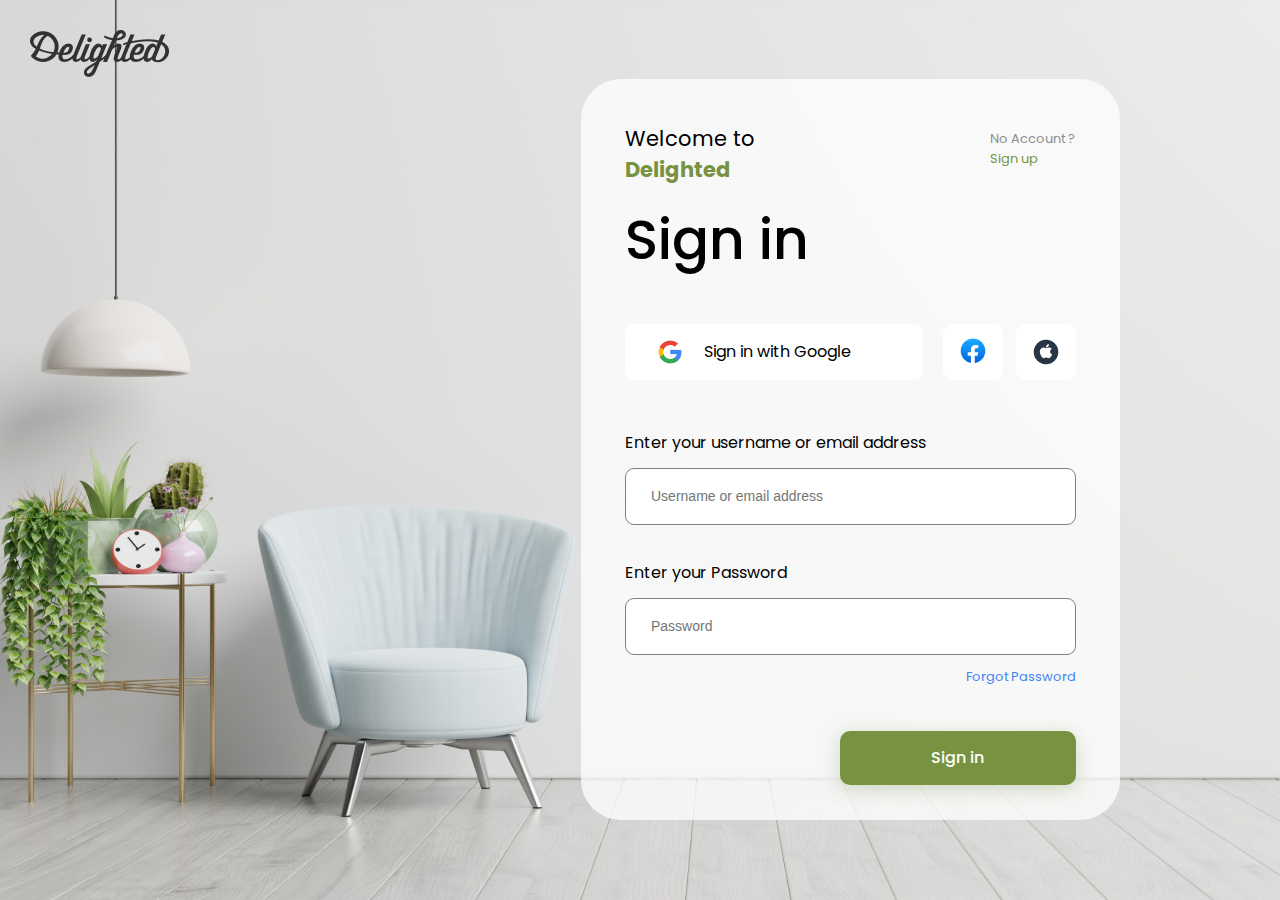
<file: index.html>
<!DOCTYPE html>
<html lang="en">

<head>
    <meta charset="UTF-8">
    <meta http-equiv="X-UA-Compatible" content="IE=edge">
    <meta name="viewport" content="width=device-width, initial-scale=1.0">
    <title>Delighted</title>
    <link rel="stylesheet" href="src/Assets/Style/Css/style.css">
    <!-- <link rel="stylesheet" href="https://cdnjs.cloudflare.com/ajax/libs/font-awesome/4.7.0/css/font-awesome.min.css"> -->
    <link href="https://fonts.googleapis.com/css2?family=Poppins:wght@400&display=swap" rel="stylesheet">
</head>

<body>
    <section>
        <div class="section">
            <div class="section__logo"><img class="section__logo--img" src="src/Assets/Images/delighted.png" alt="delighted"></div>
            <div class="section__form">
                <div class="content">
                    <div class="section__title">
                        <div class="section__title--wel">
                            Welcome to <strong> Delighted </strong>
                        </div>
                        <div class="section__title--noacc">
                            No Account ? <br> <span> Sign up </span>
                        </div>
                    </div>
                    <div class="section__sigin">Sign in</div>
                    <ul class="section__extension extension">
                        <li class="extension__left ">
                            <div class="extension__left--btn"><img class="extension__left--btn-img" src="src/Assets/Images/logo_google.png" alt="google"></div>
                            <div class="extension__left--text">Sign in with Google</div>
                        </li>
                        <li class="extension__right ">
                            <div class="extension__right--fb"><img class="extension__right--fb-img" src="src/Assets/Images/logo_facebook.png" alt="facebook"></div>
                            <div class="extension__right--ap"><img class="extension__right--ap-img" src="src/Assets/Images/logo_apple.png" alt="apple"></div>
                        </li>

                    </ul>
                    <div class="section__group username">
                        <div class="username__label label">Enter your username or email address</div>
                        <input class="username__input input" placeholder="Username or email address"></input>
                    </div>
                    <div class="section__group password">
                        <div class="password__label label">Enter your Password</div>
                        <input class="password__input input" placeholder="Password"></input>
                    </div>
                    <a class="section__forgot" href="#">Forgot Password</a>
                    <div class="section__log">
                        <div class="section__btnlog">Sign in</div>
                    </div>
                </div>
            </div>

    </section>



</body>
</file>
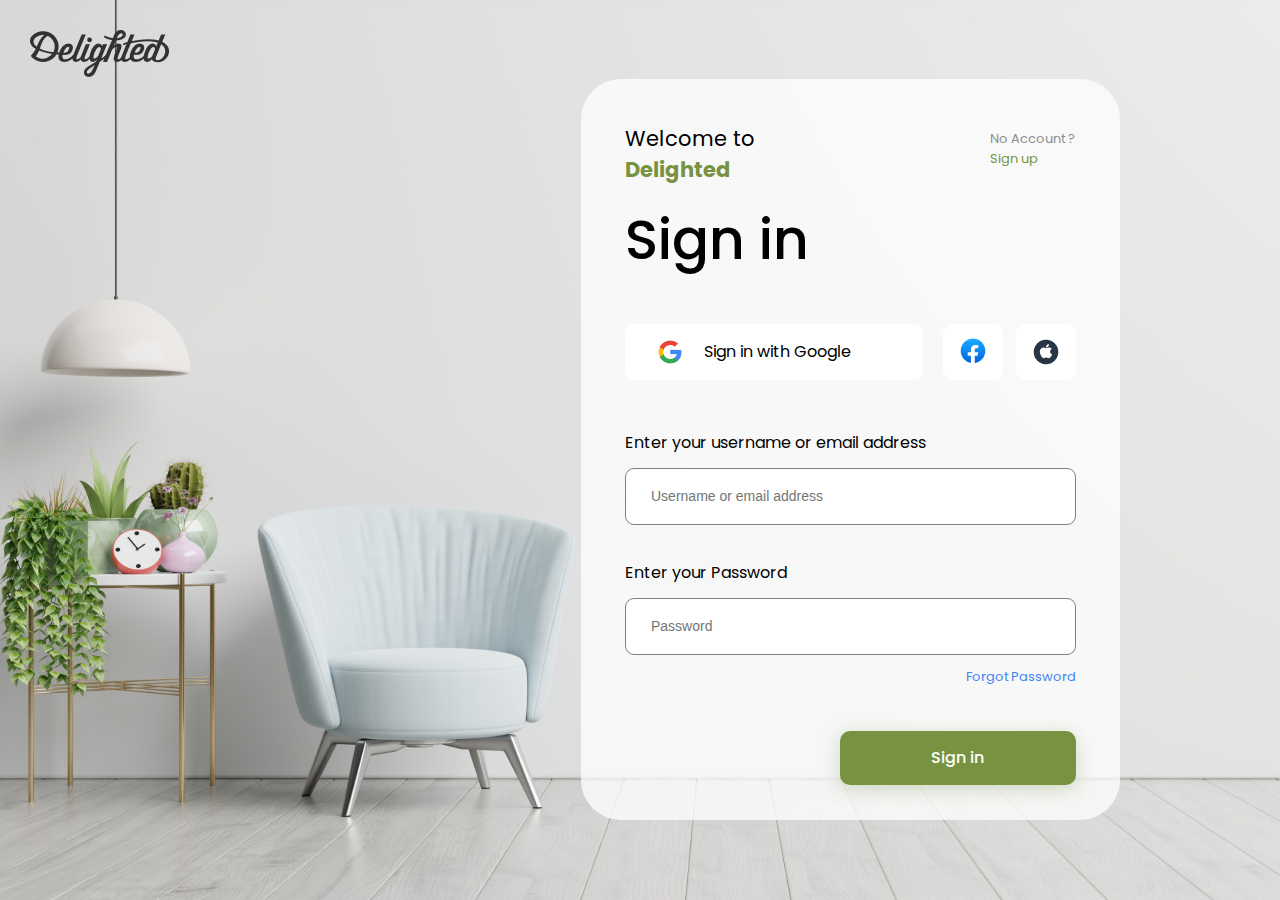
<file: src/Page/index.html>
<!DOCTYPE html>
<html lang="en">

<head>
    <meta charset="UTF-8">
    <meta http-equiv="X-UA-Compatible" content="IE=edge">
    <meta name="viewport" content="width=device-width, initial-scale=1.0">
    <title>Delighted</title>
    <link rel="stylesheet" href="../Assets/Style/Css/style.css">
    <!-- <link rel="stylesheet" href="https://cdnjs.cloudflare.com/ajax/libs/font-awesome/4.7.0/css/font-awesome.min.css"> -->
    <link href="https://fonts.googleapis.com/css2?family=Poppins:wght@400&display=swap" rel="stylesheet">
</head>

<body>
    <section>
        <div class="section">
            <div class="section__logo"><img class="section__logo--img" src="../../src/Assets/Images/delighted.png" alt="delighted"></div>
            <div class="section__form">
                <div class="content">
                    <div class="section__title">
                        <div class="section__title--wel">
                            Welcome to <strong> Delighted </strong>
                        </div>
                        <div class="section__title--noacc">
                            No Account ? <br> <span> Sign up </span>
                        </div>
                    </div>
                    <div class="section__sigin">Sign in</div>
                    <ul class="section__extension extension">
                        <li class="extension__left ">
                            <div class="extension__left--btn"><img class="extension__left--btn-img" src="../Assets/Images/logo_google.png" alt="google"></div>
                            <div class="extension__left--text">Sign in with Google</div>
                        </li>
                        <li class="extension__right ">
                            <div class="extension__right--fb"><img class="extension__right--fb-img" src="../Assets/Images/logo_facebook.png" alt="facebook"></div>
                            <div class="extension__right--ap"><img class="extension__right--ap-img" src="../Assets/Images/logo_apple.png" alt="apple"></div>
                        </li>

                    </ul>
                    <div class="section__group username">
                        <div class="username__label label">Enter your username or email address</div>
                        <input class="username__input input" placeholder="Username or email address"></input>
                    </div>
                    <div class="section__group password">
                        <div class="password__label label">Enter your Password</div>
                        <input class="password__input input" placeholder="Password"></input>
                    </div>
                    <a class="section__forgot" href="#">Forgot Password</a>
                    <div class="section__log">
                        <div class="section__btnlog">Sign in</div>
                    </div>
                </div>
            </div>

    </section>



</body>
</file>
<file: src/Assets/Style/Css/style.css>
.username {
  transition: all 0.3s;
  margin-top: 51px;
}
.password {
  transition: all 0.5s;
  margin-top: 36px;
}

.label {
  font-size: 16px;
  line-height: 24px;
  color: #000000;
  transition: all 0.3s;
}

.input {
  font-weight: 300;
  font-size: 14px;
  width: calc(100% - 25px - 124px - 2px);
  line-height: 17px;
  color: #808080;
  margin-top: 13px;
  outline-color: #4285F4;
  padding: 19px 124px 19px 25px;
  background: #FFFFFF;
  border: 1px solid gray;
  border-radius: 9px;
}

.extension {
  display: flex;
  align-items: stretch;
  margin-top: 43px;
  list-style: none;
}
.extension__left {
  cursor: pointer;
  width: 298px;
  height: 56px;
  display: flex;
  justify-content: start;
  align-content: center;
  border-radius: 9px;
  background: #FFFFFF;
}
.extension__left--btn {
  padding: 15px 21px 15px 32px;
}
.extension__left--text {
  padding: 15px 66px 15px 0px;
  font-size: 16px;
}
.extension__right {
  height: 56px;
  margin-left: 20px;
  display: flex;
  transition: all 0.3s;
  justify-content: start;
  align-content: center;
}
.extension__right--fb {
  cursor: pointer;
  background: #FFFFFF;
  border-radius: 9px;
  padding: 14px 16px 14px 16px;
}
.extension__right--ap {
  cursor: pointer;
  background: #FFFFFF;
  border-radius: 9px;
  margin-left: 13px;
  padding: 14px 16px 14px 16px;
}

.extension__left:hover,
.extension__right--fb:hover,
.extension__right--ap:hover {
  background: #E9F1FF;
  color: #4285F4;
  transition: all 0.3s;
}

.section__btnlog:hover {
  opacity: 0.8;
}

* {
  margin: 0;
  padding: 0;
}

body {
  box-sizing: border-box;
}

.content {
  padding: 44px;
}

.section {
  width: 100%;
  background-size: cover;
  background-position: bottom center;
  height: 900px;
  background-repeat: no-repeat;
  background-image: url(../../Images/bg.png);
}
.section__logo {
  float: left;
  width: 139px;
  margin: 30px;
}
.section__logo--img {
  width: 100%;
  object-fit: cover;
}
.section__form {
  position: absolute;
  width: 539px;
  height: 741px;
  top: 79px;
  font-family: "Poppins";
  font-style: normal;
  font-weight: 400;
  right: 160px;
  color: #000000;
  background: rgba(255, 255, 255, 0.75);
  border-radius: 40px;
}
.section__title {
  display: flex;
  justify-content: space-between;
  font-size: 21px;
  list-style: none;
  transition: all 0.3s;
}
.section__title--wel {
  width: 235px;
  margin-bottom: 14px;
}
.section__title--wel strong {
  color: #779341;
}
.section__title--noacc {
  width: 86px;
  margin-top: 6px;
  font-size: 13px;
  line-height: 20px;
  color: #8D8D8D;
}
.section__title--noacc span {
  cursor: pointer;
  color: #779341;
}
.section__sigin {
  display: flex;
  font-weight: 500;
  font-style: normal;
  transition: all 0.3s;
  font-size: 55px;
  line-height: 82px;
}
.section__forgot {
  display: flex;
  margin-top: 12px;
  justify-content: flex-end;
  text-decoration: none;
  font-weight: 400;
  font-size: 13px;
  line-height: 20px;
  color: #4285F4;
}
.section__log {
  display: flex;
  justify-content: flex-end;
}
.section__btnlog {
  background: #779341;
  box-shadow: 0px 4px 19px rgba(119, 147, 65, 0.3);
  border-radius: 10px;
  font-weight: 500;
  width: 54px;
  transition: all 0.3s;
  cursor: pointer;
  font-size: 16px;
  padding: 15px 91px;
  margin-top: 44px;
  line-height: 24px;
  color: #FFFFFF;
}

@media screen and (max-width: 426px) {
  .section {
    transition: all 0.3s;
    max-width: 425px;
    background-position: bottom left;
  }
  .section__logo {
    margin: 26px 0px 5px 26px;
  }
  .section__title {
    height: 48px;
    width: 100%;
    font-size: 16px;
  }
  .section__title--wel {
    width: 142.04px;
    margin-bottom: 0px;
  }
  .section__title--noacc {
    width: 92.68px;
    margin: 4px 0px;
  }
  .section__sigin {
    margin-top: 14px;
    font-size: 40px;
  }
  .section__btnlog {
    padding: 15px 47px;
  }

  .content {
    padding: 44px 26px;
  }

  .section__form {
    width: 374px;
    height: 741px;
    left: 26px;
  }

  .extension {
    margin-top: 37px;
  }
  .extension__left--btn {
    padding: 19px 12px 19px 24px;
  }
  .extension__left--btn-img {
    width: 18px;
    height: 18px;
  }
  .extension__left--text {
    width: 115px;
    font-size: 12px;
    padding: 19px 9px 19px 0px;
  }
  .extension__right {
    margin-left: 12px;
  }
  .extension__right--fb {
    padding: 19px 9px;
  }
  .extension__right--fb-img {
    width: 18px;
    height: 18px;
  }
  .extension__right--ap {
    margin-left: 12px;
    padding: 19px 9px;
  }
  .extension__right--ap-img {
    width: 18px;
    height: 18px;
  }

  .label {
    font-weight: 400;
    font-size: 14px;
    line-height: 21px;
  }

  .input {
    font-size: 13px;
    width: calc(100% - 15px - 75px - 2px);
    line-height: 20px;
    margin-top: 16px;
    padding: 19px 75px 19px 15px;
  }
}

/*# sourceMappingURL=style.css.map */
</file>
